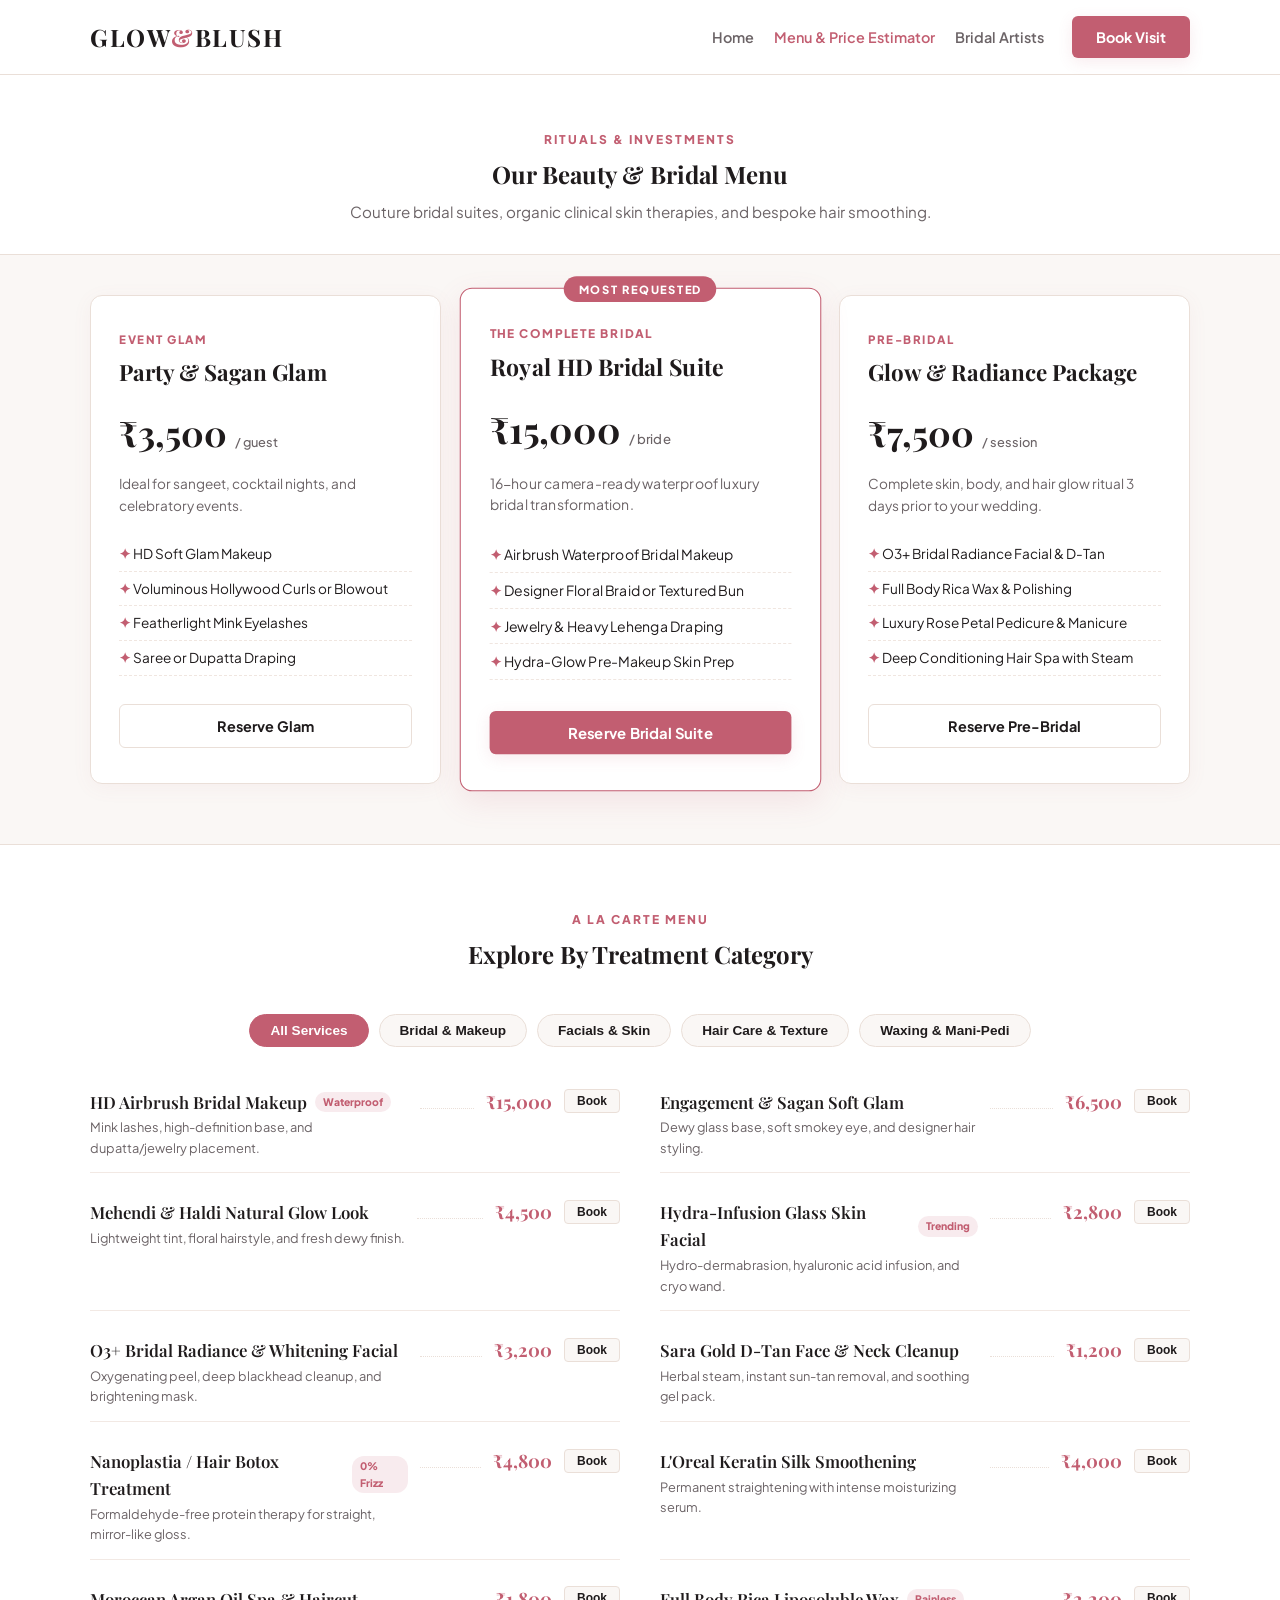
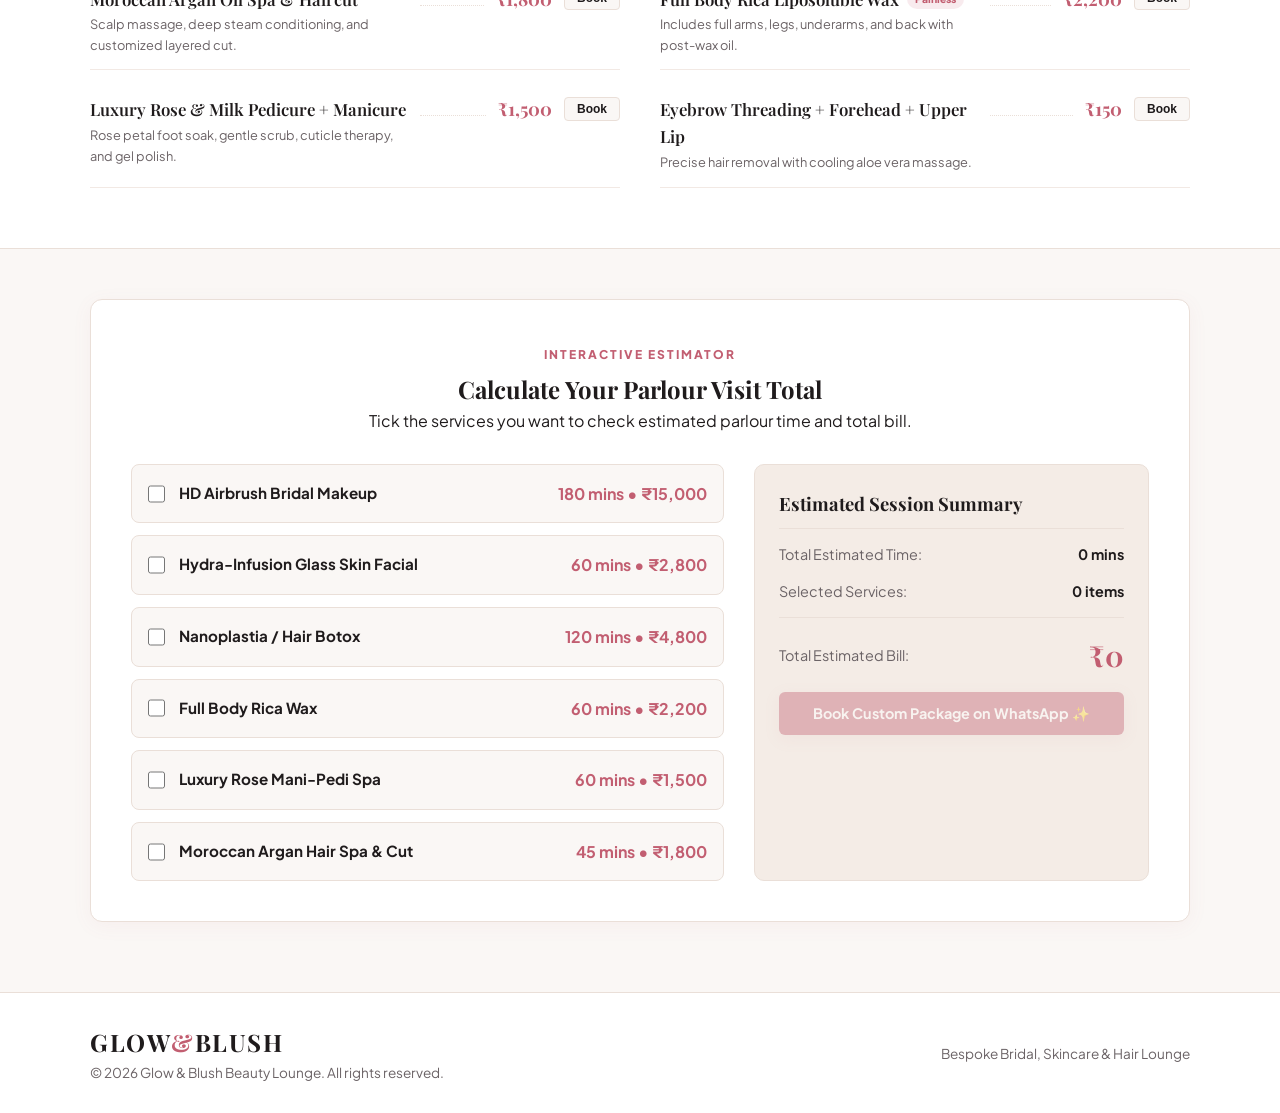
<file: services.html>
<!DOCTYPE html>
<html lang="en">
<head>
  <meta charset="UTF-8">
  <meta name="viewport" content="width=device-width, initial-scale=1.0">
  <title>Treatment Menu & Packages // Glow & Blush</title>
  <link rel="stylesheet" href="style.css">
  <link rel="preconnect" href="https://fonts.googleapis.com">
  <link rel="preconnect" href="https://fonts.gstatic.com" crossorigin>
  <link href="https://fonts.googleapis.com/css2?family=Playfair+Display:ital,wght@0,500;0,600;0,700;1,400;1,600&family=Plus+Jakarta+Sans:wght@400;500;600;700;800&display=swap" rel="stylesheet">
</head>
<body>

  <!-- Shared WhatsApp Modal -->
  <div class="modal-overlay" id="booking-modal">
    <div class="modal-card">
      <button class="modal-close" id="modal-close-btn" aria-label="Close Modal">&times;</button>
      <div class="modal-header">
        <span class="sub-label">PARLOUR CONCIERGE</span>
        <h3 id="modal-title">Book Service</h3>
      </div>
      <form class="modal-form" id="whatsapp-booking-form">
        <div class="form-group">
          <label for="wa-name">Full Name</label>
          <input type="text" id="wa-name" placeholder="Enter your full name" required>
        </div>
        <div class="form-group">
          <label for="wa-phone">Phone Number</label>
          <input type="tel" id="wa-phone" placeholder="10-digit mobile number" required>
        </div>
        <div class="form-grid">
          <div class="form-group">
            <label for="wa-date">Preferred Date</label>
            <input type="date" id="wa-date" required>
          </div>
          <div class="form-group">
            <label for="wa-time">Time Slot</label>
            <select id="wa-time">
              <option value="Morning (10:00 AM - 01:00 PM)">Morning (10 AM - 1 PM)</option>
              <option value="Afternoon (01:00 PM - 05:00 PM)">Afternoon (1 PM - 5 PM)</option>
              <option value="Evening (05:00 PM - 08:00 PM)">Evening (5 PM - 8 PM)</option>
            </select>
          </div>
        </div>
        <button type="submit" class="btn btn-rose full-width">Send on WhatsApp ✨</button>
      </form>
    </div>
  </div>

  <!-- Navbar -->
  <header class="navbar">
    <div class="container nav-container">
      <a href="index.html" class="brand-logo">GLOW<span>&</span>BLUSH</a>
      <button class="hamburger" id="hamburger-btn" aria-label="Toggle menu">
        <span></span><span></span><span></span>
      </button>
      <div class="nav-backdrop" id="nav-backdrop"></div>
      <nav class="nav-menu" id="nav-menu">
        <ul>
          <li><a href="index.html" class="nav-link">Home</a></li>
          <li><a href="services.html" class="nav-link active">Menu & Price Estimator</a></li>
          <li><a href="artists.html" class="nav-link">Bridal Artists</a></li>
        </ul>
        <button class="btn btn-rose nav-cta trigger-modal" data-intent="General Appointment Booking">Book Visit</button>
      </nav>
    </div>
  </header>

  <section class="page-top">
    <div class="container text-center">
      <span class="sub-label">RITUALS & INVESTMENTS</span>
      <h1>Our Beauty & Bridal Menu</h1>
      <p class="page-top-desc">Couture bridal suites, organic clinical skin therapies, and bespoke hair smoothing.</p>
    </div>
  </section>

  <!-- Section 1: Featured 3-Tier Packages -->
  <section class="featured-packages-section">
    <div class="container">
      <div class="package-tiers-grid">
        
        <div class="package-tier-card">
          <span class="tier-tag">EVENT GLAM</span>
          <h3>Party & Sagan Glam</h3>
          <div class="tier-price">&#8377;3,500 <span>/ guest</span></div>
          <p class="tier-desc">Ideal for sangeet, cocktail nights, and celebratory events.</p>
          <ul class="tier-features">
            <li>HD Soft Glam Makeup</li>
            <li>Voluminous Hollywood Curls or Blowout</li>
            <li>Featherlight Mink Eyelashes</li>
            <li>Saree or Dupatta Draping</li>
          </ul>
          <button class="btn btn-outline full-width trigger-modal" data-intent="Party & Sagan Glam Package (₹3,500)">Reserve Glam</button>
        </div>

        <div class="package-tier-card highlighted">
          <div class="popular-ribbon">MOST REQUESTED</div>
          <span class="tier-tag">THE COMPLETE BRIDAL</span>
          <h3>Royal HD Bridal Suite</h3>
          <div class="tier-price">&#8377;15,000 <span>/ bride</span></div>
          <p class="tier-desc">16-hour camera-ready waterproof luxury bridal transformation.</p>
          <ul class="tier-features">
            <li>Airbrush Waterproof Bridal Makeup</li>
            <li>Designer Floral Braid or Textured Bun</li>
            <li>Jewelry & Heavy Lehenga Draping</li>
            <li>Hydra-Glow Pre-Makeup Skin Prep</li>
          </ul>
          <button class="btn btn-rose full-width trigger-modal" data-intent="Royal HD Bridal Suite (₹15,000)">Reserve Bridal Suite</button>
        </div>

        <div class="package-tier-card">
          <span class="tier-tag">PRE-BRIDAL</span>
          <h3>Glow & Radiance Package</h3>
          <div class="tier-price">&#8377;7,500 <span>/ session</span></div>
          <p class="tier-desc">Complete skin, body, and hair glow ritual 3 days prior to your wedding.</p>
          <ul class="tier-features">
            <li>O3+ Bridal Radiance Facial & D-Tan</li>
            <li>Full Body Rica Wax & Polishing</li>
            <li>Luxury Rose Petal Pedicure & Manicure</li>
            <li>Deep Conditioning Hair Spa with Steam</li>
          </ul>
          <button class="btn btn-outline full-width trigger-modal" data-intent="Pre-Bridal Radiance Package (₹7,500)">Reserve Pre-Bridal</button>
        </div>

      </div>
    </div>
  </section>

  <!-- Section 2: Interactive Filterable Pricebook Menu -->
  <section class="pricebook-section">
    <div class="container">
      <div class="section-header text-center">
        <span class="sub-label">A LA CARTE MENU</span>
        <h2>Explore By Treatment Category</h2>
      </div>

      <!-- Filter Tabs -->
      <div class="pricebook-filters">
        <button class="filter-tab active" data-category="all">All Services</button>
        <button class="filter-tab" data-category="bridal">Bridal & Makeup</button>
        <button class="filter-tab" data-category="facials">Facials & Skin</button>
        <button class="filter-tab" data-category="hair">Hair Care & Texture</button>
        <button class="filter-tab" data-category="body">Waxing & Mani-Pedi</button>
      </div>

      <!-- 2-Column Menu Grid -->
      <div class="menu-columns-grid">

        <!-- Bridal -->
        <div class="menu-item-row" data-category="bridal">
          <div class="item-lead">
            <div class="item-title-wrap">
              <h4>HD Airbrush Bridal Makeup</h4>
              <span class="badge-mini">Waterproof</span>
            </div>
            <p>Mink lashes, high-definition base, and dupatta/jewelry placement.</p>
          </div>
          <div class="item-dots"></div>
          <div class="item-action">
            <span class="price-val">&#8377;15,000</span>
            <button class="btn-book-link trigger-modal" data-intent="HD Airbrush Bridal Makeup (₹15,000)">Book</button>
          </div>
        </div>

        <div class="menu-item-row" data-category="bridal">
          <div class="item-lead">
            <div class="item-title-wrap">
              <h4>Engagement & Sagan Soft Glam</h4>
            </div>
            <p>Dewy glass base, soft smokey eye, and designer hair styling.</p>
          </div>
          <div class="item-dots"></div>
          <div class="item-action">
            <span class="price-val">&#8377;6,500</span>
            <button class="btn-book-link trigger-modal" data-intent="Engagement Soft Glam (₹6,500)">Book</button>
          </div>
        </div>

        <div class="menu-item-row" data-category="bridal">
          <div class="item-lead">
            <div class="item-title-wrap">
              <h4>Mehendi & Haldi Natural Glow Look</h4>
            </div>
            <p>Lightweight tint, floral hairstyle, and fresh dewy finish.</p>
          </div>
          <div class="item-dots"></div>
          <div class="item-action">
            <span class="price-val">&#8377;4,500</span>
            <button class="btn-book-link trigger-modal" data-intent="Mehendi/Haldi Look (₹4,500)">Book</button>
          </div>
        </div>

        <!-- Facials & Skin -->
        <div class="menu-item-row" data-category="facials">
          <div class="item-lead">
            <div class="item-title-wrap">
              <h4>Hydra-Infusion Glass Skin Facial</h4>
              <span class="badge-mini">Trending</span>
            </div>
            <p>Hydro-dermabrasion, hyaluronic acid infusion, and cryo wand.</p>
          </div>
          <div class="item-dots"></div>
          <div class="item-action">
            <span class="price-val">&#8377;2,800</span>
            <button class="btn-book-link trigger-modal" data-intent="Hydra-Infusion Facial (₹2,800)">Book</button>
          </div>
        </div>

        <div class="menu-item-row" data-category="facials">
          <div class="item-lead">
            <div class="item-title-wrap">
              <h4>O3+ Bridal Radiance & Whitening Facial</h4>
            </div>
            <p>Oxygenating peel, deep blackhead cleanup, and brightening mask.</p>
          </div>
          <div class="item-dots"></div>
          <div class="item-action">
            <span class="price-val">&#8377;3,200</span>
            <button class="btn-book-link trigger-modal" data-intent="O3+ Radiance Facial (₹3,200)">Book</button>
          </div>
        </div>

        <div class="menu-item-row" data-category="facials">
          <div class="item-lead">
            <div class="item-title-wrap">
              <h4>Sara Gold D-Tan Face & Neck Cleanup</h4>
            </div>
            <p>Herbal steam, instant sun-tan removal, and soothing gel pack.</p>
          </div>
          <div class="item-dots"></div>
          <div class="item-action">
            <span class="price-val">&#8377;1,200</span>
            <button class="btn-book-link trigger-modal" data-intent="Sara Gold D-Tan (₹1,200)">Book</button>
          </div>
        </div>

        <!-- Hair Care -->
        <div class="menu-item-row" data-category="hair">
          <div class="item-lead">
            <div class="item-title-wrap">
              <h4>Nanoplastia / Hair Botox Treatment</h4>
              <span class="badge-mini">0% Frizz</span>
            </div>
            <p>Formaldehyde-free protein therapy for straight, mirror-like gloss.</p>
          </div>
          <div class="item-dots"></div>
          <div class="item-action">
            <span class="price-val">&#8377;4,800</span>
            <button class="btn-book-link trigger-modal" data-intent="Nanoplastia Treatment (₹4,800)">Book</button>
          </div>
        </div>

        <div class="menu-item-row" data-category="hair">
          <div class="item-lead">
            <div class="item-title-wrap">
              <h4>L'Oreal Keratin Silk Smoothening</h4>
            </div>
            <p>Permanent straightening with intense moisturizing serum.</p>
          </div>
          <div class="item-dots"></div>
          <div class="item-action">
            <span class="price-val">&#8377;4,000</span>
            <button class="btn-book-link trigger-modal" data-intent="Keratin Smoothening (₹4,000)">Book</button>
          </div>
        </div>

        <div class="menu-item-row" data-category="hair">
          <div class="item-lead">
            <div class="item-title-wrap">
              <h4>Moroccan Argan Oil Spa & Haircut</h4>
            </div>
            <p>Scalp massage, deep steam conditioning, and customized layered cut.</p>
          </div>
          <div class="item-dots"></div>
          <div class="item-action">
            <span class="price-val">&#8377;1,800</span>
            <button class="btn-book-link trigger-modal" data-intent="Moroccan Spa & Cut (₹1,800)">Book</button>
          </div>
        </div>

        <!-- Waxing & Body -->
        <div class="menu-item-row" data-category="body">
          <div class="item-lead">
            <div class="item-title-wrap">
              <h4>Full Body Rica Liposoluble Wax</h4>
              <span class="badge-mini">Painless</span>
            </div>
            <p>Includes full arms, legs, underarms, and back with post-wax oil.</p>
          </div>
          <div class="item-dots"></div>
          <div class="item-action">
            <span class="price-val">&#8377;2,200</span>
            <button class="btn-book-link trigger-modal" data-intent="Full Body Rica Wax (₹2,200)">Book</button>
          </div>
        </div>

        <div class="menu-item-row" data-category="body">
          <div class="item-lead">
            <div class="item-title-wrap">
              <h4>Luxury Rose & Milk Pedicure + Manicure</h4>
            </div>
            <p>Rose petal foot soak, gentle scrub, cuticle therapy, and gel polish.</p>
          </div>
          <div class="item-dots"></div>
          <div class="item-action">
            <span class="price-val">&#8377;1,500</span>
            <button class="btn-book-link trigger-modal" data-intent="Luxury Mani-Pedi (₹1,500)">Book</button>
          </div>
        </div>

        <div class="menu-item-row" data-category="body">
          <div class="item-lead">
            <div class="item-title-wrap">
              <h4>Eyebrow Threading + Forehead + Upper Lip</h4>
            </div>
            <p>Precise hair removal with cooling aloe vera massage.</p>
          </div>
          <div class="item-dots"></div>
          <div class="item-action">
            <span class="price-val">&#8377;150</span>
            <button class="btn-book-link trigger-modal" data-intent="Threading Combo (₹150)">Book</button>
          </div>
        </div>

      </div>
    </div>
  </section>

  <!-- Section 3: Live Bill & Time Estimator -->
  <section class="calc-section">
    <div class="container">
      <div class="calc-card">
        <div class="calc-header text-center">
          <span class="sub-label">INTERACTIVE ESTIMATOR</span>
          <h2>Calculate Your Parlour Visit Total</h2>
          <p>Tick the services you want to check estimated parlour time and total bill.</p>
        </div>

        <div class="calc-grid">
          <div class="calc-items-list">
            <label class="calc-item">
              <input type="checkbox" class="bill-checkbox" data-name="HD Airbrush Bridal Makeup" data-price="15000" data-time="180">
              <div class="calc-item-text">
                <span class="item-title">HD Airbrush Bridal Makeup</span>
                <span class="item-meta">180 mins &bull; &#8377;15,000</span>
              </div>
            </label>

            <label class="calc-item">
              <input type="checkbox" class="bill-checkbox" data-name="Hydra-Infusion Glass Skin Facial" data-price="2800" data-time="60">
              <div class="calc-item-text">
                <span class="item-title">Hydra-Infusion Glass Skin Facial</span>
                <span class="item-meta">60 mins &bull; &#8377;2,800</span>
              </div>
            </label>

            <label class="calc-item">
              <input type="checkbox" class="bill-checkbox" data-name="Nanoplastia / Hair Botox" data-price="4800" data-time="120">
              <div class="calc-item-text">
                <span class="item-title">Nanoplastia / Hair Botox</span>
                <span class="item-meta">120 mins &bull; &#8377;4,800</span>
              </div>
            </label>

            <label class="calc-item">
              <input type="checkbox" class="bill-checkbox" data-name="Full Body Rica Wax" data-price="2200" data-time="60">
              <div class="calc-item-text">
                <span class="item-title">Full Body Rica Wax</span>
                <span class="item-meta">60 mins &bull; &#8377;2,200</span>
              </div>
            </label>

            <label class="calc-item">
              <input type="checkbox" class="bill-checkbox" data-name="Luxury Rose Mani-Pedi Spa" data-price="1500" data-time="60">
              <div class="calc-item-text">
                <span class="item-title">Luxury Rose Mani-Pedi Spa</span>
                <span class="item-meta">60 mins &bull; &#8377;1,500</span>
              </div>
            </label>

            <label class="calc-item">
              <input type="checkbox" class="bill-checkbox" data-name="Moroccan Argan Hair Spa & Cut" data-price="1800" data-time="45">
              <div class="calc-item-text">
                <span class="item-title">Moroccan Argan Hair Spa & Cut</span>
                <span class="item-meta">45 mins &bull; &#8377;1,800</span>
              </div>
            </label>
          </div>

          <!-- Total Summary Box -->
          <div class="calc-total-box">
            <h3>Estimated Session Summary</h3>
            <div class="summary-row">
              <span>Total Estimated Time:</span>
              <strong id="total-time-text">0 mins</strong>
            </div>
            <div class="summary-row">
              <span>Selected Services:</span>
              <strong id="total-count-text">0 items</strong>
            </div>
            <div class="summary-line"></div>
            <div class="summary-row total-row">
              <span>Total Estimated Bill:</span>
              <strong class="total-price-text" id="total-price-text">&#8377;0</strong>
            </div>
            <button class="btn btn-rose full-width" id="book-calc-package-btn" disabled>Book Custom Package on WhatsApp ✨</button>
          </div>
        </div>
      </div>
    </div>
  </section>

  <!-- Footer -->
  <footer class="footer">
    <div class="container footer-content">
      <div class="footer-left">
        <a href="index.html" class="brand-logo">GLOW<span>&</span>BLUSH</a>
        <p>&copy; 2026 Glow & Blush Beauty Lounge. All rights reserved.</p>
      </div>
      <div class="footer-right">
        <p>Bespoke Bridal, Skincare & Hair Lounge</p>
      </div>
    </div>
  </footer>

  <script src="script.js"></script>
</body>
</html>
</file>
<file: style.css>
/* ==================== THEME TOKENS ==================== */
:root {
  --bg-body: #faf7f5;
  --bg-card: #ffffff;
  --bg-alt: #f4ece6;
  --text-main: #1f1b1c;
  --text-muted: #6b6366;
  --rose-primary: #c25e71;
  --rose-hover: #a6485a;
  --rose-dim: rgba(194, 94, 113, 0.12);
  --rose-glow: rgba(194, 94, 113, 0.25);
  --border-color: #eadfd8;
  --shadow: 0 4px 20px rgba(194, 94, 113, 0.06);
  --shadow-hover: 0 10px 25px rgba(194, 94, 113, 0.16);
  --font-serif: 'Playfair Display', serif;
  --font-sans: 'Plus Jakarta Sans', sans-serif;
  --transition: all 0.25s ease-in-out;
}

*, *::before, *::after {
  box-sizing: border-box;
  margin: 0;
  padding: 0;
}

html, body {
  width: 100%;
  max-width: 100vw;
  overflow-x: hidden;
  background-color: var(--bg-body);
  color: var(--text-main);
  font-family: var(--font-sans);
  line-height: 1.6;
}

img {
  max-width: 100%;
  display: block;
}

.container {
  width: 100%;
  max-width: 1140px;
  margin: 0 auto;
  padding: 0 20px;
}

.text-center {
  text-align: center;
}

.section-header {
  margin-bottom: 40px;
}

.sub-label {
  font-size: 0.75rem;
  font-weight: 800;
  letter-spacing: 2px;
  color: var(--rose-primary);
  text-transform: uppercase;
  display: inline-block;
  margin-bottom: 6px;
}

h1, h2, h3, h4 {
  font-family: var(--font-serif);
  font-weight: 700;
  color: var(--text-main);
}

/* ==================== BUTTONS ==================== */
.btn {
  display: inline-flex;
  align-items: center;
  justify-content: center;
  padding: 12px 24px;
  font-family: var(--font-sans);
  font-size: 0.9rem;
  font-weight: 700;
  border-radius: 6px;
  cursor: pointer;
  text-decoration: none;
  transition: var(--transition);
  border: none;
}

.btn-rose {
  background-color: var(--rose-primary);
  color: #ffffff;
  box-shadow: 0 4px 15px var(--rose-dim);
}

.btn-rose:hover {
  background-color: var(--rose-hover);
  transform: translateY(-2px);
  box-shadow: 0 6px 20px var(--rose-glow);
}

.btn-rose:disabled {
  opacity: 0.4;
  cursor: not-allowed;
  transform: none;
}

.btn-outline {
  background: transparent;
  color: var(--text-main);
  border: 1px solid var(--border-color);
}

.btn-outline:hover {
  border-color: var(--rose-primary);
  color: var(--rose-primary);
}

.btn-sm {
  padding: 8px 16px;
  font-size: 0.8rem;
}

.full-width {
  width: 100%;
}

/* ==================== NAVBAR ==================== */
.navbar {
  position: sticky;
  top: 0;
  background: #ffffff;
  border-bottom: 1px solid var(--border-color);
  padding: 16px 0;
  z-index: 1000;
}

.nav-container {
  display: flex;
  justify-content: space-between;
  align-items: center;
}

.brand-logo {
  font-family: var(--font-serif);
  font-size: 1.5rem;
  font-weight: 700;
  letter-spacing: 1.5px;
  text-decoration: none;
  color: var(--text-main);
}

.brand-logo span {
  color: var(--rose-primary);
}

.nav-menu {
  display: flex;
  align-items: center;
  gap: 28px;
}

.nav-menu ul {
  display: flex;
  list-style: none;
  gap: 20px;
}

.nav-link {
  text-decoration: none;
  color: var(--text-muted);
  font-weight: 600;
  font-size: 0.9rem;
  transition: var(--transition);
}

.nav-link.active, .nav-link:hover {
  color: var(--rose-primary);
}

.hamburger {
  display: none;
  background: none;
  border: none;
  cursor: pointer;
  flex-direction: column;
  gap: 5px;
}

.hamburger span {
  width: 24px;
  height: 2px;
  background: var(--text-main);
}

.nav-backdrop {
  display: none;
}

/* ==================== HERO SECTION ==================== */
.hero-section {
  padding: 60px 0;
}

.hero-grid {
  display: grid;
  grid-template-columns: 1.1fr 0.9fr;
  align-items: center;
  gap: 40px;
}

.hero-left h1 {
  font-size: clamp(2.2rem, 4.2vw, 3.4rem);
  line-height: 1.15;
  margin-bottom: 16px;
}

.hero-desc {
  font-size: 1.05rem;
  color: var(--text-muted);
  margin-bottom: 24px;
}

.hero-buttons {
  display: flex;
  gap: 12px;
  margin-bottom: 30px;
}

.hero-stats {
  display: flex;
  align-items: center;
  gap: 20px;
  border-top: 1px solid var(--border-color);
  padding-top: 20px;
}

.stat-box strong {
  display: block;
  font-family: var(--font-serif);
  font-size: 1.5rem;
  font-weight: 700;
  color: var(--rose-primary);
}

.stat-box span {
  font-size: 0.8rem;
  color: var(--text-muted);
}

.stat-divider {
  width: 1px;
  height: 30px;
  background: var(--border-color);
}

.hero-image-box img {
  width: 100%;
  height: 420px;
  object-fit: cover;
  border-radius: 12px;
  box-shadow: var(--shadow);
}

/* ==================== STEPPED PHOTO SLIDER ==================== */
.gallery-slider-section {
  padding: 60px 0 50px;
  background: #ffffff;
  border-top: 1px solid var(--border-color);
  border-bottom: 1px solid var(--border-color);
  overflow: hidden;
}

.slider-viewport {
  width: 100%;
  max-width: 1140px;
  margin: 30px auto 0;
  padding: 0 20px;
  overflow: hidden;
}

.slider-track {
  display: flex;
  gap: 20px;
  transition: transform 0.65s cubic-bezier(0.25, 1, 0.5, 1);
  will-change: transform;
}

.slider-card {
  flex: 0 0 calc(33.333% - 14px);
  border-radius: 10px;
  overflow: hidden;
  background: var(--bg-body);
  border: 1px solid var(--border-color);
  box-shadow: var(--shadow);
}

.slider-card img {
  width: 100%;
  height: 240px;
  object-fit: cover;
  display: block;
}

.card-caption {
  padding: 14px 16px;
  text-align: left;
}

.card-caption strong {
  display: block;
  font-size: 0.95rem;
  color: var(--text-main);
}

.card-caption span {
  font-size: 0.8rem;
  color: var(--text-muted);
}

.slider-nav-controls {
  display: flex;
  justify-content: center;
  align-items: center;
  gap: 16px;
  margin-top: 24px;
}

.slide-arrow {
  background: #ffffff;
  border: 1px solid var(--border-color);
  color: var(--text-main);
  width: 40px;
  height: 40px;
  border-radius: 50%;
  cursor: pointer;
  display: flex;
  align-items: center;
  justify-content: center;
  font-size: 1.1rem;
  transition: var(--transition);
}

.slide-arrow:hover {
  background: var(--rose-primary);
  color: #ffffff;
  border-color: var(--rose-primary);
}

.slider-dots {
  display: flex;
  gap: 8px;
}

.slider-dot {
  width: 9px;
  height: 9px;
  border-radius: 50%;
  background: var(--border-color);
  cursor: pointer;
  transition: var(--transition);
}

.slider-dot.active {
  background: var(--rose-primary);
  transform: scale(1.3);
}

/* ==================== 1-TIME POP-IN FADE ==================== */
.reveal-on-scroll {
  opacity: 0;
  transform: translateY(35px) scale(0.97);
  transition: opacity 0.8s cubic-bezier(0.16, 1, 0.3, 1), transform 0.8s cubic-bezier(0.16, 1, 0.3, 1);
  will-change: opacity, transform;
}

.reveal-on-scroll.popped-in {
  opacity: 1;
  transform: translateY(0) scale(1);
}

.overview-grid .overview-card {
  opacity: 0;
  transform: translateY(20px);
  transition: opacity 0.6s ease, transform 0.6s ease;
}

.reveal-on-scroll.popped-in .overview-card:nth-child(1) {
  opacity: 1;
  transform: translateY(0);
  transition-delay: 0.15s;
}

.reveal-on-scroll.popped-in .overview-card:nth-child(2) {
  opacity: 1;
  transform: translateY(0);
  transition-delay: 0.3s;
}

.reveal-on-scroll.popped-in .overview-card:nth-child(3) {
  opacity: 1;
  transform: translateY(0);
  transition-delay: 0.45s;
}

/* ==================== SERVICES OVERVIEW ==================== */
.services-overview {
  padding: 70px 0;
}

.overview-grid {
  display: grid;
  grid-template-columns: repeat(3, 1fr);
  gap: 24px;
}

.overview-card {
  background: #ffffff;
  border: 1px solid var(--border-color);
  border-radius: 10px;
  padding: 30px 24px;
  box-shadow: var(--shadow);
  transition: var(--transition);
}

.overview-card:hover {
  transform: translateY(-4px);
  border-color: var(--rose-primary);
  box-shadow: var(--shadow-hover);
}

.card-icon {
  font-size: 2.2rem;
  display: inline-block;
  margin-bottom: 12px;
}

.overview-card h3 {
  font-size: 1.25rem;
  margin-bottom: 8px;
}

.overview-card p {
  font-size: 0.9rem;
  color: var(--text-muted);
  margin-bottom: 16px;
}

.card-link {
  text-decoration: none;
  font-size: 0.85rem;
  font-weight: 700;
  color: var(--rose-primary);
}

/* ==================== 3-TIER PACKAGES ==================== */
.page-top {
  padding: 50px 0 30px;
  background: #ffffff;
  border-bottom: 1px solid var(--border-color);
}

.page-top-desc {
  color: var(--text-muted);
  font-size: 0.95rem;
  margin-top: 6px;
}

.featured-packages-section {
  padding: 40px 0 60px;
}

.package-tiers-grid {
  display: grid;
  grid-template-columns: repeat(3, 1fr);
  gap: 24px;
  align-items: stretch;
}

.package-tier-card {
  background: #ffffff;
  border: 1px solid var(--border-color);
  border-radius: 12px;
  padding: 35px 28px;
  box-shadow: var(--shadow);
  display: flex;
  flex-direction: column;
  position: relative;
  transition: var(--transition);
}

.package-tier-card.highlighted {
  border-color: var(--rose-primary);
  background: #ffffff;
  box-shadow: 0 10px 30px rgba(194, 94, 113, 0.12);
  transform: scale(1.03);
  z-index: 2;
}

.popular-ribbon {
  position: absolute;
  top: -12px;
  left: 50%;
  transform: translateX(-50%);
  background: var(--rose-primary);
  color: #ffffff;
  font-size: 0.68rem;
  font-weight: 800;
  letter-spacing: 1.5px;
  padding: 4px 14px;
  border-radius: 20px;
}

.tier-tag {
  font-size: 0.72rem;
  font-weight: 800;
  letter-spacing: 1.5px;
  color: var(--rose-primary);
  margin-bottom: 6px;
  display: block;
}

.package-tier-card h3 {
  font-size: 1.4rem;
  margin-bottom: 8px;
}

.tier-price {
  font-family: var(--font-serif);
  font-size: 2.2rem;
  font-weight: 700;
  color: var(--text-main);
  margin: 6px 0 12px;
}

.tier-price span {
  font-family: var(--font-sans);
  font-size: 0.8rem;
  color: var(--text-muted);
  font-weight: 500;
}

.tier-desc {
  font-size: 0.85rem;
  color: var(--text-muted);
  margin-bottom: 20px;
  min-height: 40px;
}

.tier-features {
  list-style: none;
  margin-bottom: 28px;
  flex-grow: 1;
}

.tier-features li {
  font-size: 0.85rem;
  color: var(--text-main);
  padding: 6px 0;
  border-bottom: 1px dashed #f0e6e0;
}

.tier-features li::before {
  content: "✦ ";
  color: var(--rose-primary);
  font-weight: bold;
}

/* ==================== 2-COLUMN PRICEBOOK ==================== */
.pricebook-section {
  padding: 60px 0;
  background: #ffffff;
  border-top: 1px solid var(--border-color);
  border-bottom: 1px solid var(--border-color);
}

.pricebook-filters {
  display: flex;
  justify-content: center;
  gap: 10px;
  margin-bottom: 40px;
  flex-wrap: wrap;
}

.filter-tab {
  background: var(--bg-body);
  border: 1px solid var(--border-color);
  color: var(--text-main);
  padding: 8px 20px;
  border-radius: 30px;
  font-size: 0.85rem;
  font-weight: 600;
  cursor: pointer;
  transition: var(--transition);
}

.filter-tab.active,
.filter-tab:hover {
  background: var(--rose-primary);
  color: #ffffff;
  border-color: var(--rose-primary);
}

.menu-columns-grid {
  display: grid;
  grid-template-columns: 1fr 1fr;
  gap: 24px 40px;
}

.menu-item-row {
  display: flex;
  align-items: baseline;
  padding-bottom: 14px;
  border-bottom: 1px solid #f2e9e4;
  transition: var(--transition);
}

.item-lead {
  flex-shrink: 0;
  max-width: 60%;
}

.item-title-wrap {
  display: flex;
  align-items: center;
  gap: 8px;
}

.item-title-wrap h4 {
  font-size: 1.05rem;
  font-family: var(--font-serif);
  font-weight: 600;
}

.badge-mini {
  font-size: 0.65rem;
  font-weight: 800;
  background: var(--rose-dim);
  color: var(--rose-primary);
  padding: 2px 8px;
  border-radius: 12px;
}

.item-lead p {
  font-size: 0.8rem;
  color: var(--text-muted);
  margin-top: 2px;
}

.item-dots {
  flex-grow: 1;
  border-bottom: 1px dotted var(--border-color);
  margin: 0 12px;
}

.item-action {
  display: flex;
  align-items: center;
  gap: 12px;
  flex-shrink: 0;
}

.price-val {
  font-family: var(--font-serif);
  font-size: 1.15rem;
  font-weight: 700;
  color: var(--rose-primary);
}

.btn-book-link {
  background: var(--bg-body);
  border: 1px solid var(--border-color);
  color: var(--text-main);
  padding: 4px 12px;
  border-radius: 4px;
  font-size: 0.75rem;
  font-weight: 700;
  cursor: pointer;
  transition: var(--transition);
}

.btn-book-link:hover {
  background: var(--rose-primary);
  color: #ffffff;
  border-color: var(--rose-primary);
}

/* ==================== BILL CALCULATOR ==================== */
.calc-section {
  padding: 50px 0 70px;
}

.calc-card {
  background: #ffffff;
  border: 1px solid var(--border-color);
  border-radius: 12px;
  padding: 40px;
  box-shadow: var(--shadow);
}

.calc-grid {
  display: grid;
  grid-template-columns: 1.2fr 0.8fr;
  gap: 30px;
  margin-top: 30px;
}

.calc-items-list {
  display: flex;
  flex-direction: column;
  gap: 12px;
}

.calc-item {
  display: flex;
  align-items: center;
  gap: 14px;
  background: var(--bg-body);
  border: 1px solid var(--border-color);
  padding: 16px;
  border-radius: 8px;
  cursor: pointer;
  transition: var(--transition);
}

.calc-item:hover {
  border-color: var(--rose-primary);
  background: #ffffff;
}

.bill-checkbox {
  width: 18px;
  height: 18px;
  accent-color: var(--rose-primary);
}

.calc-item-text {
  display: flex;
  justify-content: space-between;
  width: 100%;
}

.item-title {
  font-weight: 700;
  font-size: 0.95rem;
}

.item-meta {
  font-weight: 700;
  color: var(--rose-primary);
}

.calc-total-box {
  background: var(--bg-alt);
  border: 1px solid var(--border-color);
  border-radius: 10px;
  padding: 24px;
  display: flex;
  flex-direction: column;
  gap: 14px;
}

.calc-total-box h3 {
  font-size: 1.15rem;
  border-bottom: 1px solid var(--border-color);
  padding-bottom: 10px;
}

.summary-row {
  display: flex;
  justify-content: space-between;
  font-size: 0.9rem;
  color: var(--text-muted);
}

.summary-row strong {
  color: var(--text-main);
}

.summary-line {
  height: 1px;
  background: var(--border-color);
}

.total-row {
  align-items: center;
}

.total-price-text {
  font-family: var(--font-serif);
  font-size: 1.8rem;
  color: var(--rose-primary) !important;
}

/* ==================== COMPACT STYLISTS ==================== */
.stylists-section {
  padding: 60px 0 80px;
}

.stylists-compact-grid {
  display: grid;
  grid-template-columns: repeat(3, 1fr);
  gap: 24px;
}

.stylist-compact-card {
  background: #ffffff;
  border: 1px solid var(--border-color);
  border-radius: 12px;
  padding: 30px 24px;
  text-align: center;
  box-shadow: var(--shadow);
  display: flex;
  flex-direction: column;
  align-items: center;
  transition: var(--transition);
}

.stylist-compact-card:hover {
  transform: translateY(-4px);
  border-color: var(--rose-primary);
  box-shadow: var(--shadow-hover);
}

.avatar-wrap {
  width: 90px;
  height: 90px;
  border-radius: 50%;
  overflow: hidden;
  border: 3px solid var(--rose-primary);
  margin-bottom: 16px;
  box-shadow: 0 4px 12px var(--rose-glow);
}

.stylist-avatar {
  width: 100%;
  height: 100%;
  object-fit: cover;
}

.badge-role {
  font-size: 0.7rem;
  font-weight: 800;
  letter-spacing: 1px;
  color: var(--rose-primary);
  background: var(--rose-dim);
  padding: 4px 10px;
  border-radius: 20px;
  margin-bottom: 8px;
}

.stylist-compact-card h3 {
  font-size: 1.25rem;
  margin-bottom: 4px;
}

.exp-text {
  font-size: 0.82rem;
  color: var(--text-muted);
  font-weight: 600;
  margin-bottom: 16px;
}

.mini-skills {
  list-style: none;
  width: 100%;
  text-align: left;
  background: var(--bg-body);
  border: 1px solid var(--border-color);
  border-radius: 8px;
  padding: 12px 16px;
  margin-bottom: 20px;
}

.mini-skills li {
  font-size: 0.82rem;
  color: var(--text-main);
  padding: 3px 0;
}

.mini-skills li::before {
  content: "✦ ";
  color: var(--rose-primary);
  font-weight: bold;
}

/* ==================== CTA & FOOTER ==================== */
.cta-banner {
  padding: 60px 0;
  background: var(--bg-alt);
  border-top: 1px solid var(--border-color);
  border-bottom: 1px solid var(--border-color);
}

.cta-banner h2 {
  font-size: 2.2rem;
  margin-bottom: 8px;
}

.cta-banner p {
  color: var(--text-muted);
  margin-bottom: 20px;
}

.footer {
  padding: 30px 0;
  background: #ffffff;
  border-top: 1px solid var(--border-color);
}

.footer-content {
  display: flex;
  justify-content: space-between;
  align-items: center;
  flex-wrap: wrap;
  gap: 16px;
}

.footer-left p, .footer-right p {
  font-size: 0.85rem;
  color: var(--text-muted);
}

/* ==================== POPUP MODAL ==================== */
.modal-overlay {
  position: fixed;
  top: 0; left: 0;
  width: 100vw; height: 100vh;
  background: rgba(31, 27, 28, 0.5);
  backdrop-filter: blur(4px);
  z-index: 2000;
  display: none;
  justify-content: center;
  align-items: center;
  padding: 20px;
}

.modal-overlay.active {
  display: flex;
}

.modal-card {
  background: #ffffff;
  border-radius: 10px;
  padding: 30px;
  max-width: 420px;
  width: 100%;
  position: relative;
  box-shadow: 0 10px 30px rgba(0, 0, 0, 0.15);
}

.modal-close {
  position: absolute;
  top: 12px; right: 14px;
  background: none; border: none;
  font-size: 1.6rem; cursor: pointer;
}

.modal-form .form-group {
  margin: 12px 0;
}

.modal-form label {
  display: block;
  font-size: 0.75rem;
  font-weight: 700;
  color: var(--text-main);
  margin-bottom: 4px;
  text-transform: uppercase;
}

.modal-form input, .modal-form select {
  width: 100%;
  padding: 10px 12px;
  border: 1px solid var(--border-color);
  border-radius: 6px;
  outline: none;
  font-size: 0.9rem;
}

.form-grid {
  display: grid;
  grid-template-columns: 1fr 1fr;
  gap: 10px;
}

/* ==================== RESPONSIVE RULES ==================== */
@media (max-width: 900px) {
  .hero-grid, .calc-grid, .package-tiers-grid {
    grid-template-columns: 1fr;
  }
  .package-tier-card.highlighted {
    transform: none;
  }
  .menu-columns-grid {
    grid-template-columns: 1fr;
  }
  .slider-card {
    flex: 0 0 calc(50% - 10px);
  }
  .stylists-compact-grid {
    grid-template-columns: repeat(2, 1fr);
  }
  .overview-grid {
    grid-template-columns: 1fr;
  }
}

@media (max-width: 600px) {
  .hamburger {
    display: flex;
  }
  .nav-backdrop {
    display: block;
    position: fixed;
    top: 0; left: 0;
    width: 100vw; height: 100vh;
    background: rgba(0, 0, 0, 0.4);
    opacity: 0;
    visibility: hidden;
    transition: var(--transition);
    z-index: 1000;
  }
  .nav-backdrop.active {
    opacity: 1;
    visibility: visible;
  }
  .nav-menu {
    position: fixed;
    top: 0; right: -100%;
    width: 80%; max-width: 300px;
    height: 100vh;
    background: #ffffff;
    flex-direction: column;
    justify-content: flex-start;
    padding: 80px 20px 30px;
    transition: right 0.35s ease;
    z-index: 1050;
  }
  .nav-menu.active {
    right: 0 !important;
  }
  .nav-menu ul {
    flex-direction: column;
    width: 100%;
    gap: 16px;
  }
  .slider-card {
    flex: 0 0 100%;
  }
  .slider-card img {
    height: 200px;
  }
  .item-lead {
    max-width: 65%;
  }
  .item-dots {
    display: none;
  }
  .menu-item-row {
    justify-content: space-between;
  }
  .stylists-compact-grid {
    grid-template-columns: 1fr;
  }
  .stylist-compact-card {
    padding: 24px 16px;
  }
  .calc-card {
    padding: 20px 16px;
  }
  .calc-item-text {
    flex-direction: column;
    gap: 2px;
  }
}
</file>
